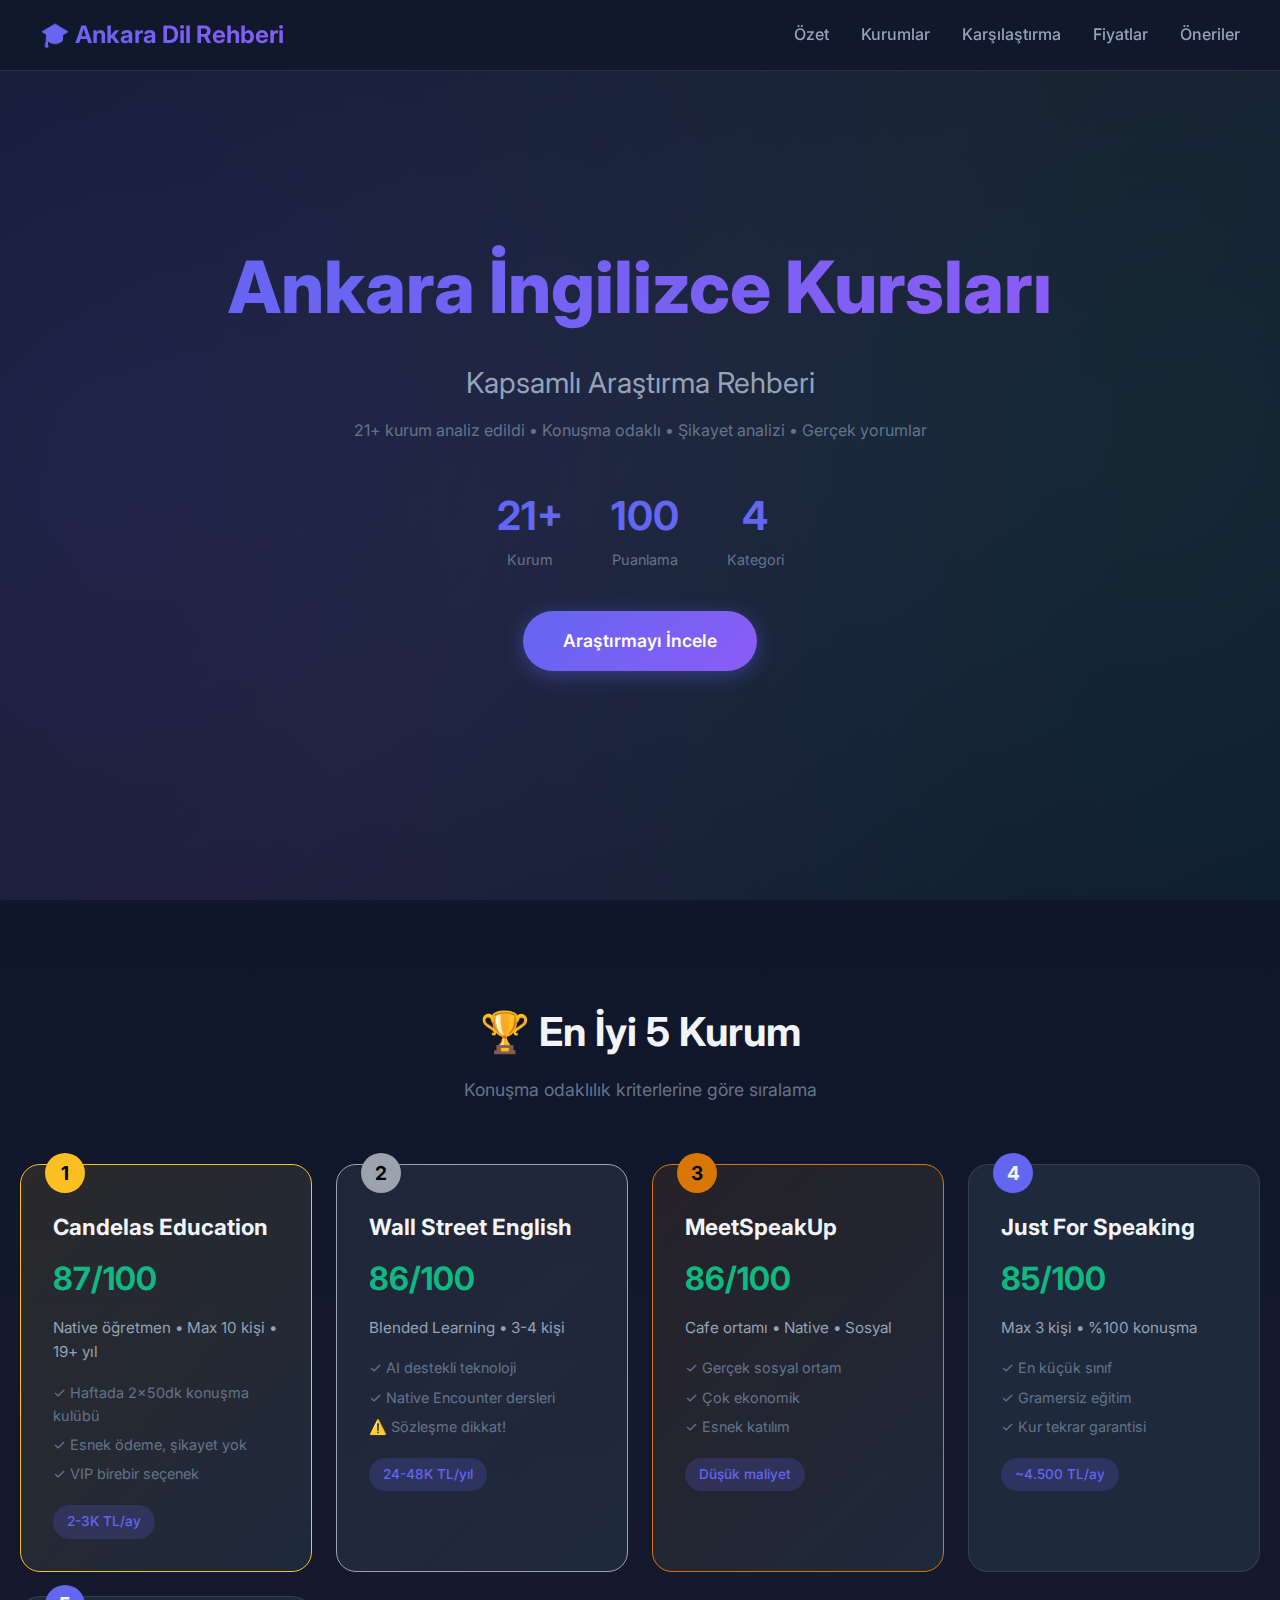
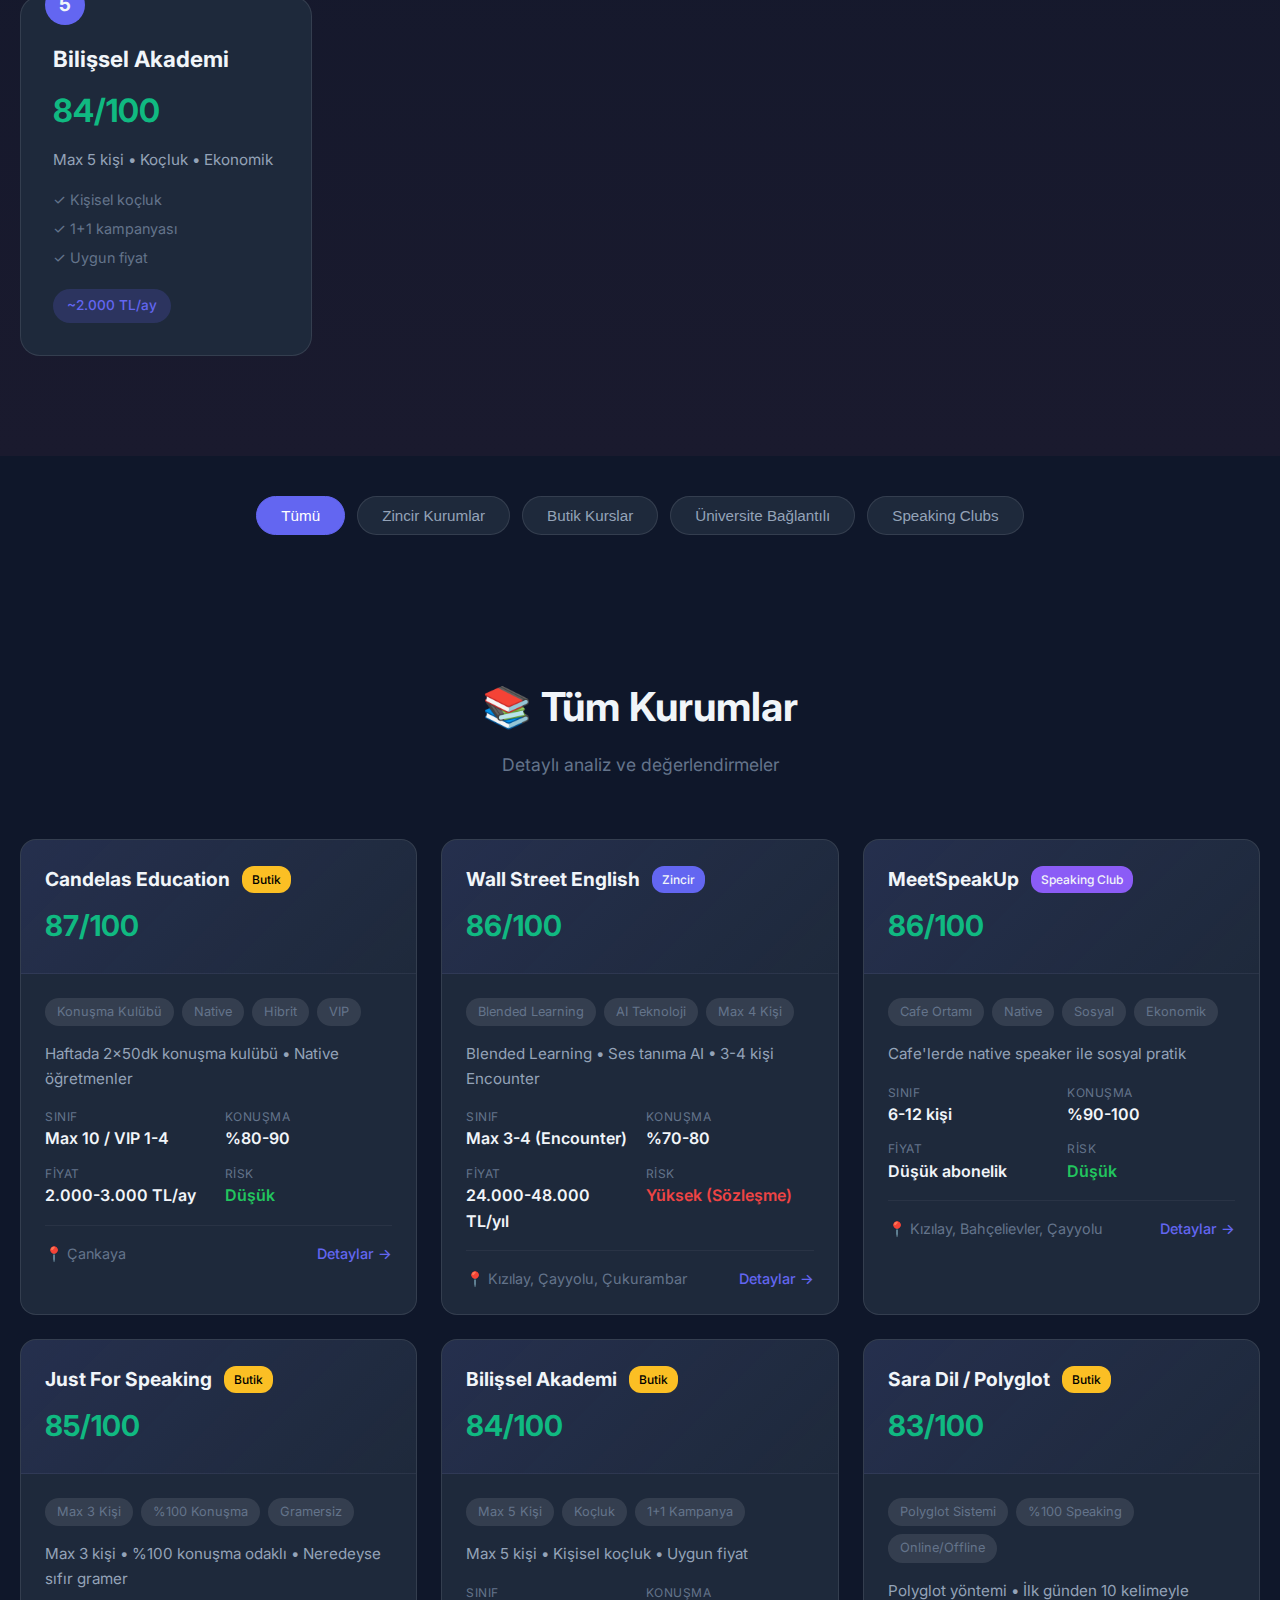
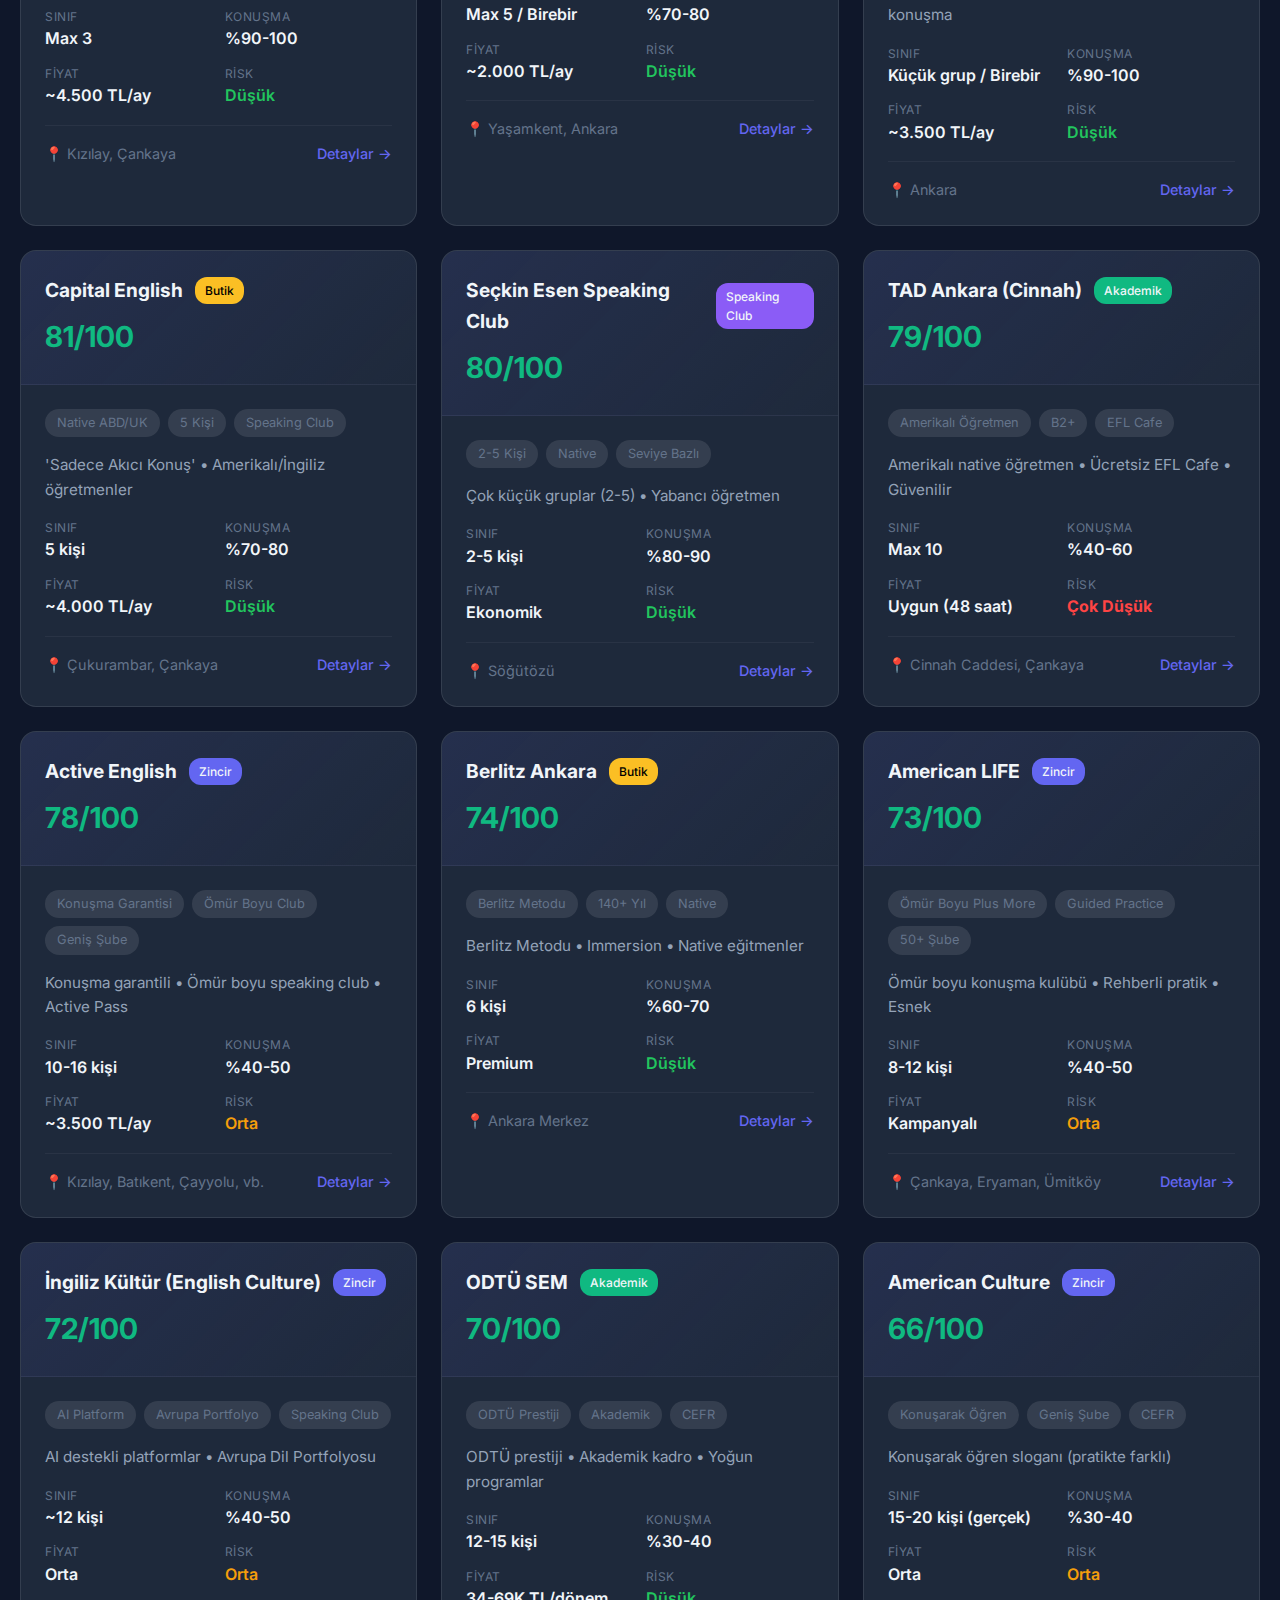
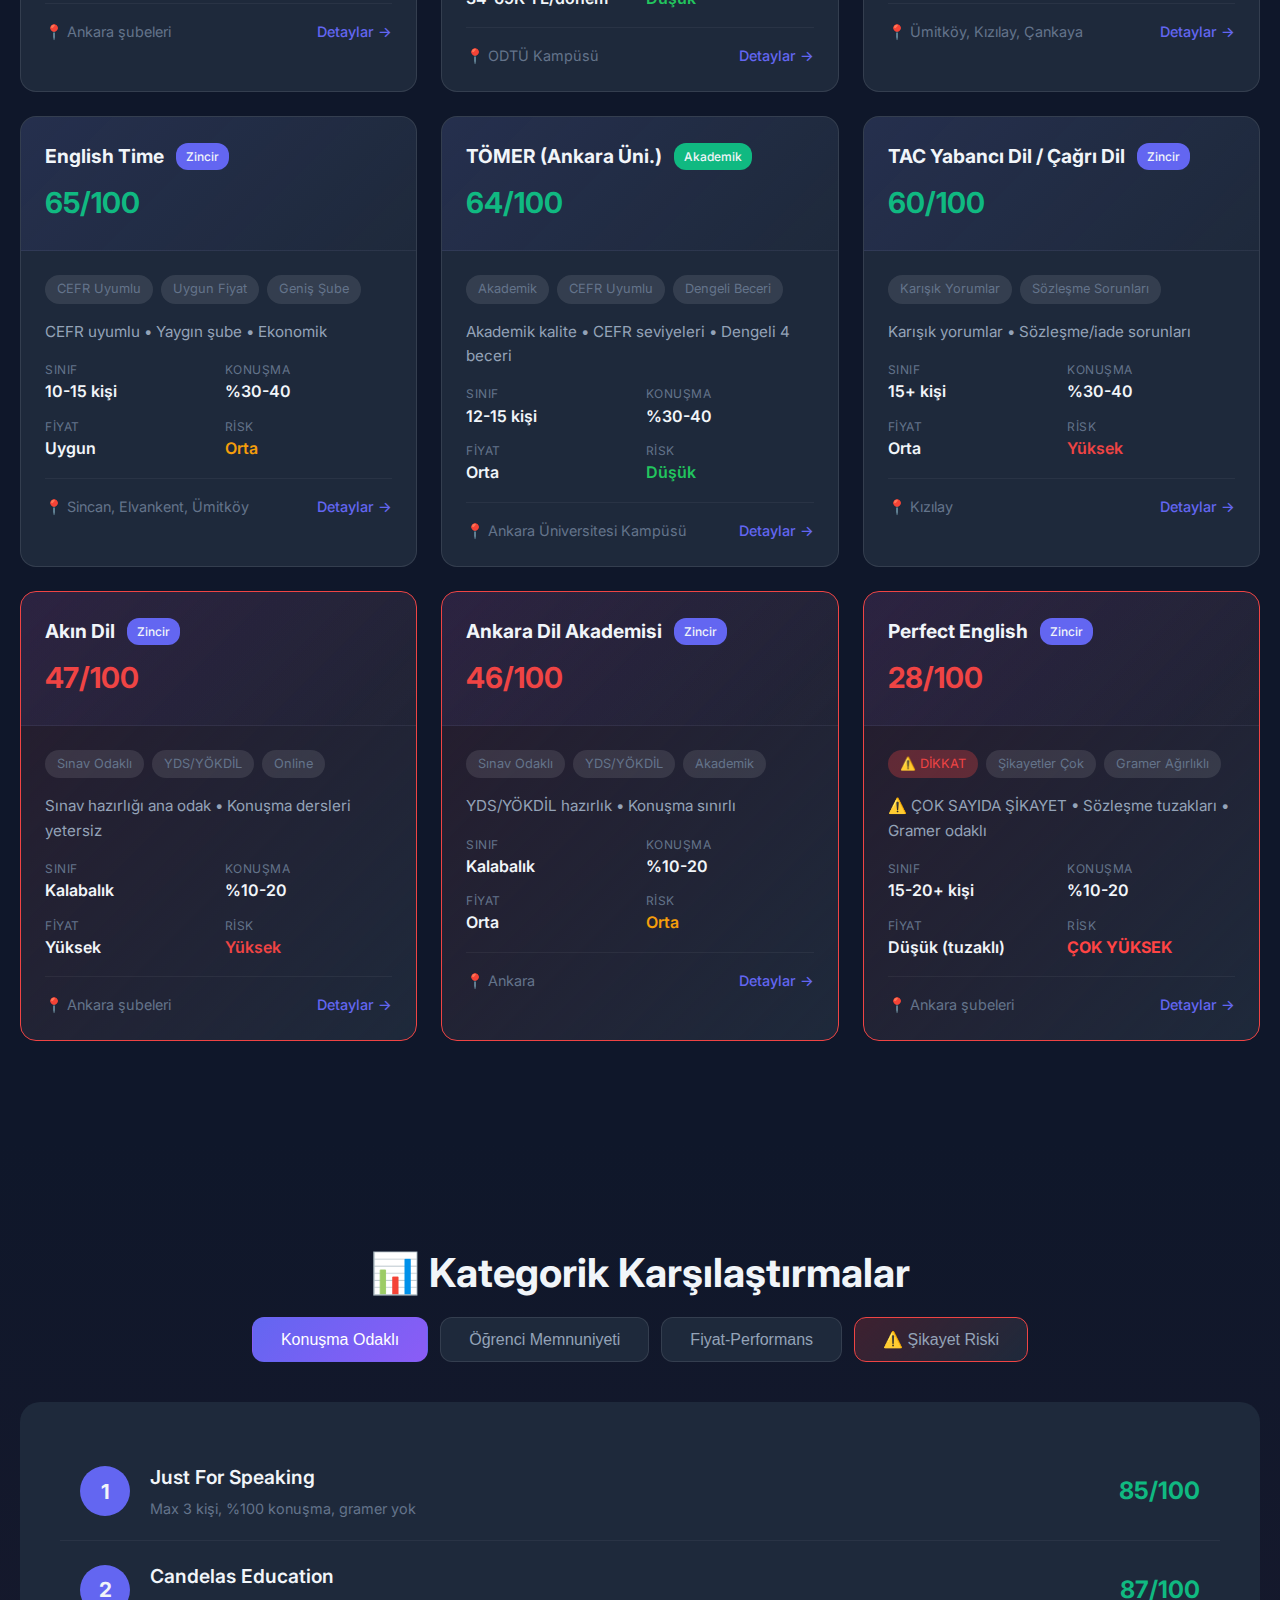
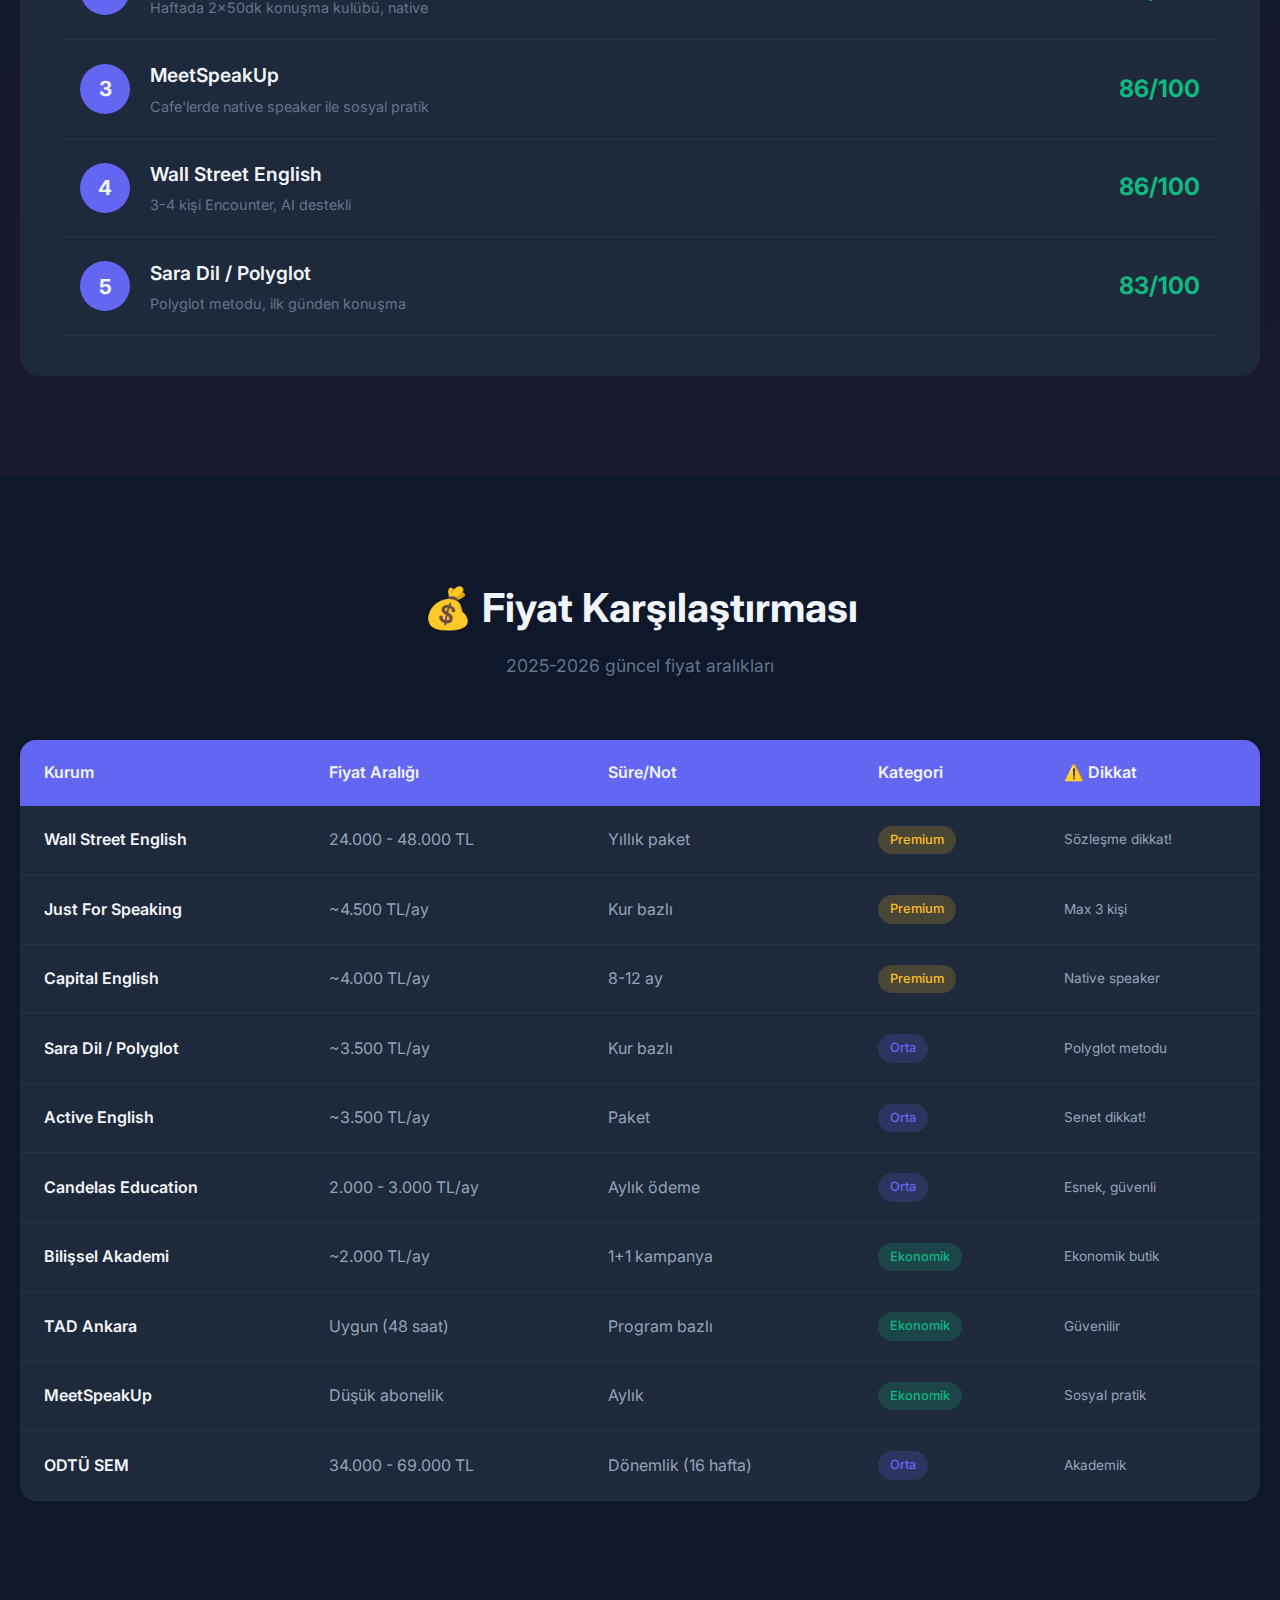
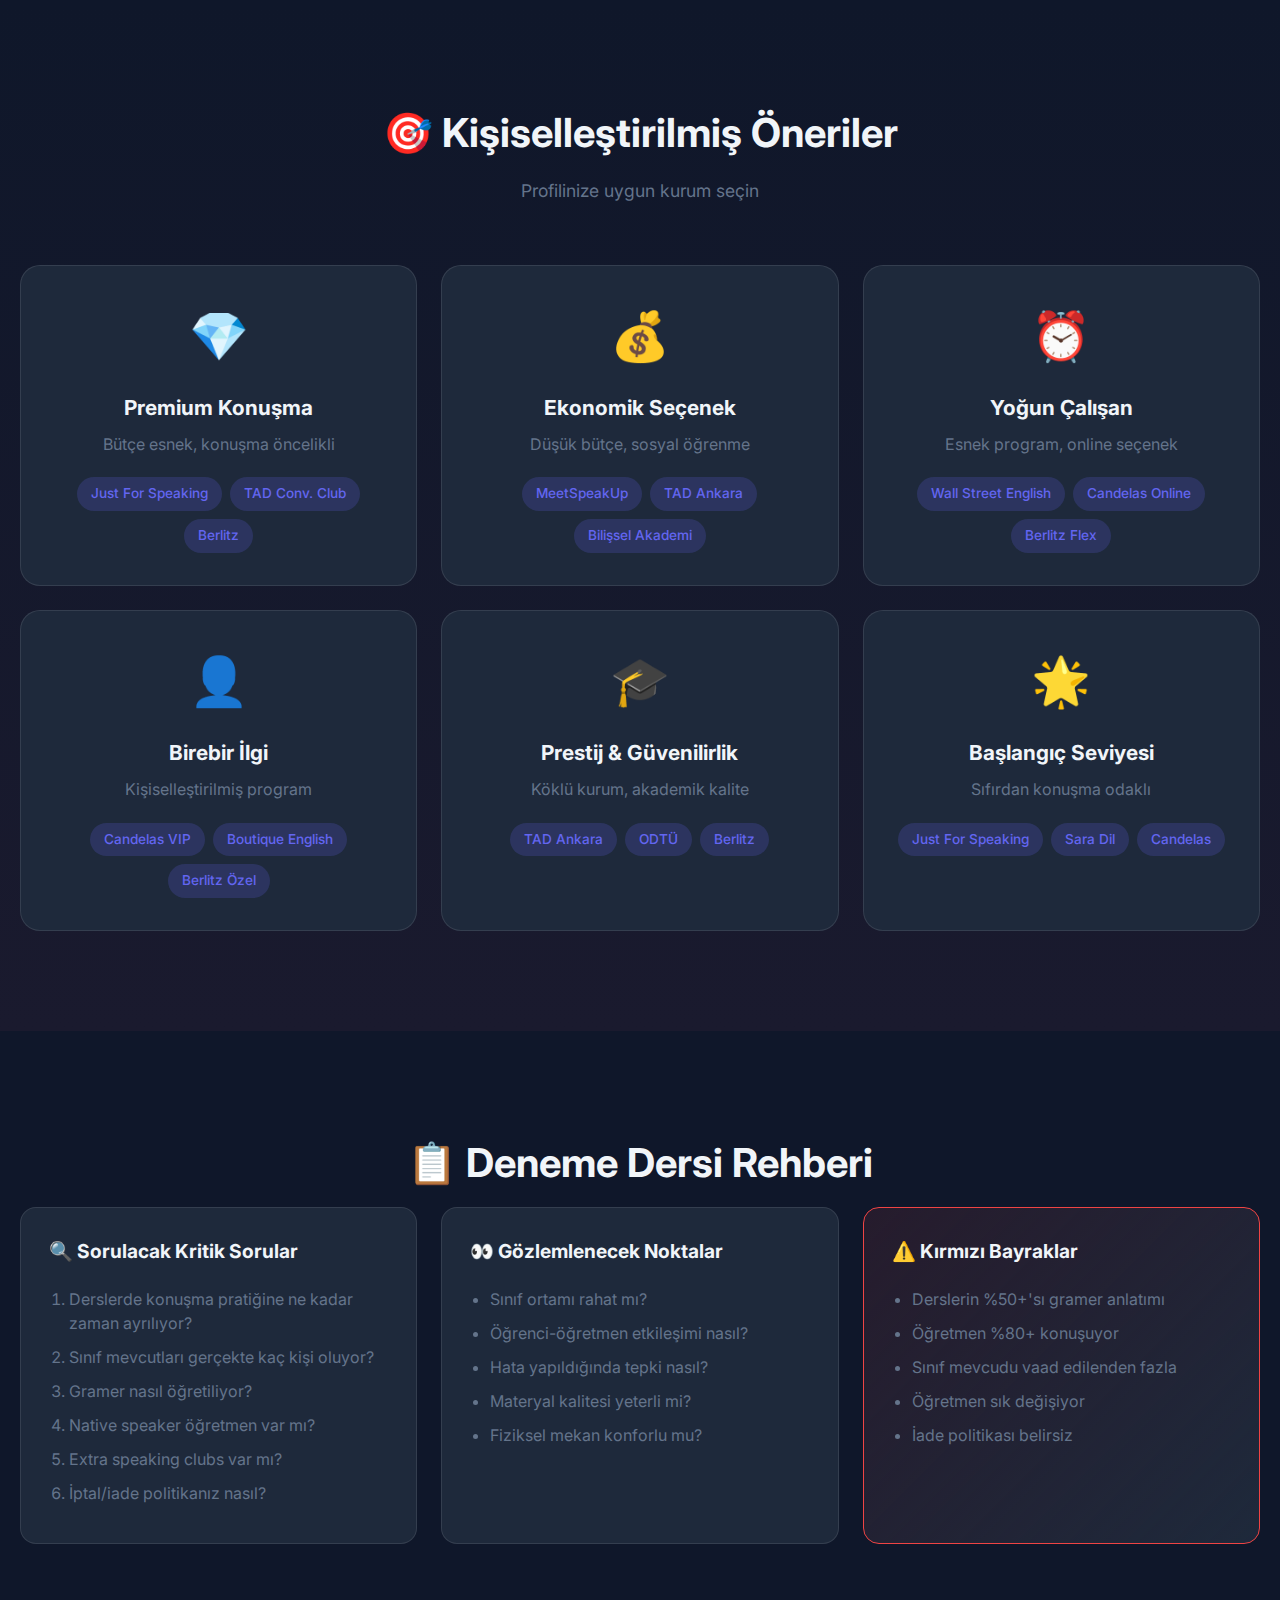
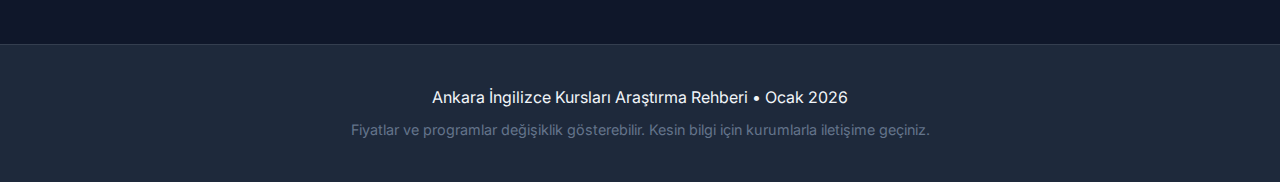
<file: English/index.html>
<!DOCTYPE html>
<html lang="tr">

<head>
    <meta charset="UTF-8">
    <meta name="viewport" content="width=device-width, initial-scale=1.0">
    <meta name="description"
        content="Ankara'da en iyi konuşma odaklı İngilizce kursları - Kapsamlı araştırma ve karşılaştırma">
    <title>Ankara İngilizce Kursları Araştırma Rehberi</title>
    <link rel="stylesheet" href="styles.css">
    <link href="https://fonts.googleapis.com/css2?family=Inter:wght@300;400;500;600;700;800&display=swap"
        rel="stylesheet">
</head>

<body>
    <!-- Hero Section -->
    <header class="hero">
        <nav class="navbar">
            <div class="logo">🎓 Ankara Dil Rehberi</div>
            <ul class="nav-links">
                <li><a href="#ozet">Özet</a></li>
                <li><a href="#kurumlar">Kurumlar</a></li>
                <li><a href="#karsilastirma">Karşılaştırma</a></li>
                <li><a href="#fiyatlar">Fiyatlar</a></li>
                <li><a href="#oneriler">Öneriler</a></li>
            </ul>
            <button class="mobile-menu-btn">☰</button>
        </nav>
        <div class="hero-content">
            <h1>Ankara İngilizce Kursları</h1>
            <p class="hero-subtitle">Kapsamlı Araştırma Rehberi</p>
            <p class="hero-desc">21+ kurum analiz edildi • Konuşma odaklı • Şikayet analizi • Gerçek yorumlar</p>
            <div class="hero-stats">
                <div class="stat"><span class="stat-num">21+</span><span class="stat-label">Kurum</span></div>
                <div class="stat"><span class="stat-num">100</span><span class="stat-label">Puanlama</span></div>
                <div class="stat"><span class="stat-num">4</span><span class="stat-label">Kategori</span></div>
            </div>
            <a href="#ozet" class="cta-btn">Araştırmayı İncele</a>
        </div>
    </header>

    <!-- Executive Summary -->
    <section id="ozet" class="section summary-section">
        <div class="container">
            <h2 class="section-title">🏆 En İyi 5 Kurum</h2>
            <p class="section-subtitle">Konuşma odaklılık kriterlerine göre sıralama</p>

            <div class="top-cards">
                <div class="top-card gold">
                    <div class="rank">1</div>
                    <h3>Candelas Education</h3>
                    <div class="score">87/100</div>
                    <p class="highlight">Native öğretmen • Max 10 kişi • 19+ yıl</p>
                    <ul class="features">
                        <li>✓ Haftada 2x50dk konuşma kulübü</li>
                        <li>✓ Esnek ödeme, şikayet yok</li>
                        <li>✓ VIP birebir seçenek</li>
                    </ul>
                    <span class="price-tag">2-3K TL/ay</span>
                </div>

                <div class="top-card silver">
                    <div class="rank">2</div>
                    <h3>Wall Street English</h3>
                    <div class="score">86/100</div>
                    <p class="highlight">Blended Learning • 3-4 kişi</p>
                    <ul class="features">
                        <li>✓ AI destekli teknoloji</li>
                        <li>✓ Native Encounter dersleri</li>
                        <li>⚠️ Sözleşme dikkat!</li>
                    </ul>
                    <span class="price-tag">24-48K TL/yıl</span>
                </div>

                <div class="top-card bronze">
                    <div class="rank">3</div>
                    <h3>MeetSpeakUp</h3>
                    <div class="score">86/100</div>
                    <p class="highlight">Cafe ortamı • Native • Sosyal</p>
                    <ul class="features">
                        <li>✓ Gerçek sosyal ortam</li>
                        <li>✓ Çok ekonomik</li>
                        <li>✓ Esnek katılım</li>
                    </ul>
                    <span class="price-tag">Düşük maliyet</span>
                </div>

                <div class="top-card">
                    <div class="rank">4</div>
                    <h3>Just For Speaking</h3>
                    <div class="score">85/100</div>
                    <p class="highlight">Max 3 kişi • %100 konuşma</p>
                    <ul class="features">
                        <li>✓ En küçük sınıf</li>
                        <li>✓ Gramersiz eğitim</li>
                        <li>✓ Kur tekrar garantisi</li>
                    </ul>
                    <span class="price-tag">~4.500 TL/ay</span>
                </div>

                <div class="top-card">
                    <div class="rank">5</div>
                    <h3>Bilişsel Akademi</h3>
                    <div class="score">84/100</div>
                    <p class="highlight">Max 5 kişi • Koçluk • Ekonomik</p>
                    <ul class="features">
                        <li>✓ Kişisel koçluk</li>
                        <li>✓ 1+1 kampanyası</li>
                        <li>✓ Uygun fiyat</li>
                    </ul>
                    <span class="price-tag">~2.000 TL/ay</span>
                </div>
            </div>
        </div>
    </section>

    <!-- Filter Section -->
    <section class="filter-section">
        <div class="container">
            <div class="filters">
                <button class="filter-btn active" data-filter="all">Tümü</button>
                <button class="filter-btn" data-filter="zincir">Zincir Kurumlar</button>
                <button class="filter-btn" data-filter="butik">Butik Kurslar</button>
                <button class="filter-btn" data-filter="universite">Üniversite Bağlantılı</button>
                <button class="filter-btn" data-filter="speaking">Speaking Clubs</button>
            </div>
        </div>
    </section>

    <!-- Institutions Grid -->
    <section id="kurumlar" class="section institutions-section">
        <div class="container">
            <h2 class="section-title">📚 Tüm Kurumlar</h2>
            <p class="section-subtitle">Detaylı analiz ve değerlendirmeler</p>

            <div class="institutions-grid" id="institutionsGrid">
                <!-- Cards will be populated by JavaScript -->
            </div>
        </div>
    </section>

    <!-- Comparison Section -->
    <section id="karsilastirma" class="section comparison-section">
        <div class="container">
            <h2 class="section-title">📊 Kategorik Karşılaştırmalar</h2>

            <div class="comparison-tabs">
                <button class="comp-tab active" data-tab="konusma">Konuşma Odaklı</button>
                <button class="comp-tab" data-tab="memnuniyet">Öğrenci Memnuniyeti</button>
                <button class="comp-tab" data-tab="fiyat">Fiyat-Performans</button>
                <button class="comp-tab warning-tab" data-tab="risk">⚠️ Şikayet Riski</button>
            </div>

            <div class="comparison-content" id="comparisonContent">
                <!-- Content populated by JS -->
            </div>
        </div>
    </section>

    <!-- Pricing Section -->
    <section id="fiyatlar" class="section pricing-section">
        <div class="container">
            <h2 class="section-title">💰 Fiyat Karşılaştırması</h2>
            <p class="section-subtitle">2025-2026 güncel fiyat aralıkları</p>

            <div class="pricing-table-container">
                <table class="pricing-table">
                    <thead>
                        <tr>
                            <th>Kurum</th>
                            <th>Fiyat Aralığı</th>
                            <th>Süre/Not</th>
                            <th>Kategori</th>
                            <th>⚠️ Dikkat</th>
                        </tr>
                    </thead>
                    <tbody id="pricingTable">
                        <!-- Populated by JS -->
                    </tbody>
                </table>
            </div>
        </div>
    </section>

    <!-- Recommendations Section -->
    <section id="oneriler" class="section recommendations-section">
        <div class="container">
            <h2 class="section-title">🎯 Kişiselleştirilmiş Öneriler</h2>
            <p class="section-subtitle">Profilinize uygun kurum seçin</p>

            <div class="profile-cards">
                <div class="profile-card">
                    <div class="profile-icon">💎</div>
                    <h3>Premium Konuşma</h3>
                    <p>Bütçe esnek, konuşma öncelikli</p>
                    <div class="recommendations">
                        <span class="rec-badge">Just For Speaking</span>
                        <span class="rec-badge">TAD Conv. Club</span>
                        <span class="rec-badge">Berlitz</span>
                    </div>
                </div>

                <div class="profile-card">
                    <div class="profile-icon">💰</div>
                    <h3>Ekonomik Seçenek</h3>
                    <p>Düşük bütçe, sosyal öğrenme</p>
                    <div class="recommendations">
                        <span class="rec-badge">MeetSpeakUp</span>
                        <span class="rec-badge">TAD Ankara</span>
                        <span class="rec-badge">Bilişsel Akademi</span>
                    </div>
                </div>

                <div class="profile-card">
                    <div class="profile-icon">⏰</div>
                    <h3>Yoğun Çalışan</h3>
                    <p>Esnek program, online seçenek</p>
                    <div class="recommendations">
                        <span class="rec-badge">Wall Street English</span>
                        <span class="rec-badge">Candelas Online</span>
                        <span class="rec-badge">Berlitz Flex</span>
                    </div>
                </div>

                <div class="profile-card">
                    <div class="profile-icon">👤</div>
                    <h3>Birebir İlgi</h3>
                    <p>Kişiselleştirilmiş program</p>
                    <div class="recommendations">
                        <span class="rec-badge">Candelas VIP</span>
                        <span class="rec-badge">Boutique English</span>
                        <span class="rec-badge">Berlitz Özel</span>
                    </div>
                </div>

                <div class="profile-card">
                    <div class="profile-icon">🎓</div>
                    <h3>Prestij & Güvenilirlik</h3>
                    <p>Köklü kurum, akademik kalite</p>
                    <div class="recommendations">
                        <span class="rec-badge">TAD Ankara</span>
                        <span class="rec-badge">ODTÜ</span>
                        <span class="rec-badge">Berlitz</span>
                    </div>
                </div>

                <div class="profile-card">
                    <div class="profile-icon">🌟</div>
                    <h3>Başlangıç Seviyesi</h3>
                    <p>Sıfırdan konuşma odaklı</p>
                    <div class="recommendations">
                        <span class="rec-badge">Just For Speaking</span>
                        <span class="rec-badge">Sara Dil</span>
                        <span class="rec-badge">Candelas</span>
                    </div>
                </div>
            </div>
        </div>
    </section>

    <!-- Trial Lesson Guide -->
    <section class="section trial-section">
        <div class="container">
            <h2 class="section-title">📋 Deneme Dersi Rehberi</h2>

            <div class="trial-grid">
                <div class="trial-card">
                    <h3>🔍 Sorulacak Kritik Sorular</h3>
                    <ol>
                        <li>Derslerde konuşma pratiğine ne kadar zaman ayrılıyor?</li>
                        <li>Sınıf mevcutları gerçekte kaç kişi oluyor?</li>
                        <li>Gramer nasıl öğretiliyor?</li>
                        <li>Native speaker öğretmen var mı?</li>
                        <li>Extra speaking clubs var mı?</li>
                        <li>İptal/iade politikanız nasıl?</li>
                    </ol>
                </div>

                <div class="trial-card">
                    <h3>👀 Gözlemlenecek Noktalar</h3>
                    <ul>
                        <li>Sınıf ortamı rahat mı?</li>
                        <li>Öğrenci-öğretmen etkileşimi nasıl?</li>
                        <li>Hata yapıldığında tepki nasıl?</li>
                        <li>Materyal kalitesi yeterli mi?</li>
                        <li>Fiziksel mekan konforlu mu?</li>
                    </ul>
                </div>

                <div class="trial-card warning">
                    <h3>⚠️ Kırmızı Bayraklar</h3>
                    <ul>
                        <li>Derslerin %50+'sı gramer anlatımı</li>
                        <li>Öğretmen %80+ konuşuyor</li>
                        <li>Sınıf mevcudu vaad edilenden fazla</li>
                        <li>Öğretmen sık değişiyor</li>
                        <li>İade politikası belirsiz</li>
                    </ul>
                </div>
            </div>
        </div>
    </section>

    <!-- Institution Modal -->
    <div class="modal" id="institutionModal">
        <div class="modal-content">
            <button class="modal-close">&times;</button>
            <div id="modalBody">
                <!-- Dynamic content -->
            </div>
        </div>
    </div>

    <!-- Footer -->
    <footer class="footer">
        <div class="container">
            <p>Ankara İngilizce Kursları Araştırma Rehberi • Ocak 2026</p>
            <p class="footer-note">Fiyatlar ve programlar değişiklik gösterebilir. Kesin bilgi için kurumlarla iletişime
                geçiniz.</p>
        </div>
    </footer>

    <script src="script.js"></script>
</body>

</html>
</file>
<file: English/styles.css>
/* ========================================
   Ankara İngilizce Kursları - Styles
   ======================================== */

:root {
    --primary: #6366f1;
    --primary-dark: #4f46e5;
    --secondary: #10b981;
    --accent: #f59e0b;
    --bg-dark: #0f172a;
    --bg-card: #1e293b;
    --bg-card-hover: #334155;
    --text-primary: #f1f5f9;
    --text-secondary: #94a3b8;
    --text-muted: #64748b;
    --gold: #fbbf24;
    --silver: #9ca3af;
    --bronze: #d97706;
    --success: #22c55e;
    --warning: #f59e0b;
    --danger: #ef4444;
    --gradient-1: linear-gradient(135deg, #6366f1, #8b5cf6);
    --gradient-2: linear-gradient(135deg, #10b981, #14b8a6);
    --shadow: 0 4px 6px -1px rgba(0, 0, 0, 0.3), 0 2px 4px -1px rgba(0, 0, 0, 0.2);
    --shadow-lg: 0 10px 15px -3px rgba(0, 0, 0, 0.3), 0 4px 6px -2px rgba(0, 0, 0, 0.2);
}

* {
    margin: 0;
    padding: 0;
    box-sizing: border-box;
}

body {
    font-family: 'Inter', -apple-system, BlinkMacSystemFont, sans-serif;
    background: var(--bg-dark);
    color: var(--text-primary);
    line-height: 1.6;
    overflow-x: hidden;
}

.container {
    max-width: 1280px;
    margin: 0 auto;
    padding: 0 20px;
}

/* ========================================
   Navigation
   ======================================== */
.navbar {
    position: fixed;
    top: 0;
    left: 0;
    right: 0;
    padding: 16px 40px;
    display: flex;
    justify-content: space-between;
    align-items: center;
    background: rgba(15, 23, 42, 0.9);
    backdrop-filter: blur(12px);
    z-index: 1000;
    border-bottom: 1px solid rgba(255, 255, 255, 0.1);
}

.logo {
    font-size: 1.5rem;
    font-weight: 700;
    background: var(--gradient-1);
    -webkit-background-clip: text;
    -webkit-text-fill-color: transparent;
    background-clip: text;
}

.nav-links {
    display: flex;
    list-style: none;
    gap: 32px;
}

.nav-links a {
    color: var(--text-secondary);
    text-decoration: none;
    font-weight: 500;
    transition: color 0.3s;
}

.nav-links a:hover {
    color: var(--primary);
}

.mobile-menu-btn {
    display: none;
    background: none;
    border: none;
    color: var(--text-primary);
    font-size: 1.5rem;
    cursor: pointer;
}

/* ========================================
   Hero Section
   ======================================== */
.hero {
    min-height: 100vh;
    display: flex;
    flex-direction: column;
    justify-content: center;
    align-items: center;
    text-align: center;
    padding: 100px 20px;
    background: linear-gradient(135deg, var(--bg-dark) 0%, #1a1a2e 50%, var(--bg-dark) 100%);
    position: relative;
    overflow: hidden;
}

.hero::before {
    content: '';
    position: absolute;
    top: -50%;
    left: -50%;
    width: 200%;
    height: 200%;
    background: radial-gradient(circle at 30% 50%, rgba(99, 102, 241, 0.15) 0%, transparent 50%),
        radial-gradient(circle at 70% 50%, rgba(16, 185, 129, 0.1) 0%, transparent 50%);
    animation: pulse 8s ease-in-out infinite;
}

@keyframes pulse {

    0%,
    100% {
        opacity: 0.5;
        transform: scale(1);
    }

    50% {
        opacity: 1;
        transform: scale(1.1);
    }
}

.hero-content {
    position: relative;
    z-index: 1;
}

.hero h1 {
    font-size: clamp(2.5rem, 6vw, 4.5rem);
    font-weight: 800;
    margin-bottom: 16px;
    background: var(--gradient-1);
    -webkit-background-clip: text;
    -webkit-text-fill-color: transparent;
    background-clip: text;
}

.hero-subtitle {
    font-size: clamp(1.2rem, 3vw, 1.8rem);
    color: var(--text-secondary);
    margin-bottom: 12px;
}

.hero-desc {
    color: var(--text-muted);
    margin-bottom: 40px;
}

.hero-stats {
    display: flex;
    justify-content: center;
    gap: 48px;
    margin-bottom: 40px;
}

.stat {
    display: flex;
    flex-direction: column;
}

.stat-num {
    font-size: 2.5rem;
    font-weight: 700;
    color: var(--primary);
}

.stat-label {
    color: var(--text-muted);
    font-size: 0.9rem;
}

.cta-btn {
    display: inline-block;
    padding: 16px 40px;
    background: var(--gradient-1);
    color: white;
    text-decoration: none;
    border-radius: 50px;
    font-weight: 600;
    font-size: 1.1rem;
    transition: transform 0.3s, box-shadow 0.3s;
    box-shadow: 0 4px 20px rgba(99, 102, 241, 0.4);
}

.cta-btn:hover {
    transform: translateY(-3px);
    box-shadow: 0 8px 30px rgba(99, 102, 241, 0.6);
}

/* ========================================
   Sections
   ======================================== */
.section {
    padding: 100px 0;
}

.section-title {
    font-size: 2.5rem;
    font-weight: 700;
    text-align: center;
    margin-bottom: 12px;
}

.section-subtitle {
    text-align: center;
    color: var(--text-muted);
    margin-bottom: 60px;
    font-size: 1.1rem;
}

/* ========================================
   Top Cards (Summary)
   ======================================== */
.summary-section {
    background: linear-gradient(180deg, var(--bg-dark) 0%, #1a1a2e 100%);
}

.top-cards {
    display: grid;
    grid-template-columns: repeat(auto-fit, minmax(280px, 1fr));
    gap: 24px;
}

.top-card {
    background: var(--bg-card);
    border-radius: 20px;
    padding: 32px;
    position: relative;
    transition: transform 0.3s, box-shadow 0.3s;
    border: 1px solid rgba(255, 255, 255, 0.1);
}

.top-card:hover {
    transform: translateY(-8px);
    box-shadow: var(--shadow-lg);
}

.top-card.gold {
    border-color: var(--gold);
    background: linear-gradient(135deg, rgba(251, 191, 36, 0.1) 0%, var(--bg-card) 100%);
}

.top-card.silver {
    border-color: var(--silver);
    background: linear-gradient(135deg, rgba(156, 163, 175, 0.1) 0%, var(--bg-card) 100%);
}

.top-card.bronze {
    border-color: var(--bronze);
    background: linear-gradient(135deg, rgba(217, 119, 6, 0.1) 0%, var(--bg-card) 100%);
}

.rank {
    position: absolute;
    top: -12px;
    left: 24px;
    width: 40px;
    height: 40px;
    background: var(--primary);
    border-radius: 50%;
    display: flex;
    align-items: center;
    justify-content: center;
    font-weight: 700;
    font-size: 1.2rem;
}

.gold .rank {
    background: var(--gold);
    color: #000;
}

.silver .rank {
    background: var(--silver);
    color: #000;
}

.bronze .rank {
    background: var(--bronze);
    color: #000;
}

.top-card h3 {
    font-size: 1.4rem;
    margin-bottom: 8px;
    margin-top: 12px;
}

.score {
    font-size: 2rem;
    font-weight: 700;
    color: var(--secondary);
    margin-bottom: 12px;
}

.highlight {
    color: var(--text-secondary);
    font-size: 0.95rem;
    margin-bottom: 16px;
}

.top-card .features {
    list-style: none;
    margin-bottom: 20px;
}

.top-card .features li {
    color: var(--text-muted);
    font-size: 0.9rem;
    margin-bottom: 6px;
}

.price-tag {
    display: inline-block;
    background: rgba(99, 102, 241, 0.2);
    color: var(--primary);
    padding: 6px 14px;
    border-radius: 20px;
    font-size: 0.85rem;
    font-weight: 500;
}

/* ========================================
   Filter Section
   ======================================== */
.filter-section {
    padding: 40px 0;
    background: var(--bg-dark);
    position: sticky;
    top: 60px;
    z-index: 100;
}

.filters {
    display: flex;
    justify-content: center;
    gap: 12px;
    flex-wrap: wrap;
}

.filter-btn {
    padding: 10px 24px;
    background: var(--bg-card);
    border: 1px solid rgba(255, 255, 255, 0.1);
    color: var(--text-secondary);
    border-radius: 30px;
    cursor: pointer;
    font-size: 0.95rem;
    transition: all 0.3s;
}

.filter-btn:hover,
.filter-btn.active {
    background: var(--primary);
    color: white;
    border-color: var(--primary);
}

/* ========================================
   Institutions Grid
   ======================================== */
.institutions-section {
    background: var(--bg-dark);
}

.institutions-grid {
    display: grid;
    grid-template-columns: repeat(auto-fill, minmax(350px, 1fr));
    gap: 24px;
}

.institution-card {
    background: var(--bg-card);
    border-radius: 16px;
    overflow: hidden;
    transition: transform 0.3s, box-shadow 0.3s;
    border: 1px solid rgba(255, 255, 255, 0.1);
    cursor: pointer;
}

.institution-card:hover {
    transform: translateY(-5px);
    box-shadow: var(--shadow-lg);
    border-color: var(--primary);
}

.card-header {
    padding: 24px;
    background: linear-gradient(135deg, rgba(99, 102, 241, 0.1) 0%, transparent 100%);
    border-bottom: 1px solid rgba(255, 255, 255, 0.05);
}

.card-header h3 {
    display: flex;
    align-items: center;
    gap: 12px;
    font-size: 1.2rem;
    margin-bottom: 8px;
}

.card-badge {
    font-size: 0.75rem;
    padding: 4px 10px;
    background: var(--primary);
    border-radius: 12px;
    font-weight: 500;
}

.card-score {
    font-size: 1.8rem;
    font-weight: 700;
    color: var(--secondary);
}

.card-body {
    padding: 24px;
}

.card-tags {
    display: flex;
    flex-wrap: wrap;
    gap: 8px;
    margin-bottom: 16px;
}

.tag {
    font-size: 0.8rem;
    padding: 4px 12px;
    background: rgba(255, 255, 255, 0.1);
    border-radius: 20px;
    color: var(--text-muted);
}

.card-info {
    display: grid;
    grid-template-columns: repeat(2, 1fr);
    gap: 12px;
    margin-bottom: 16px;
}

.info-item {
    display: flex;
    flex-direction: column;
}

.info-label {
    font-size: 0.75rem;
    color: var(--text-muted);
    text-transform: uppercase;
    letter-spacing: 0.5px;
}

.info-value {
    font-weight: 600;
    color: var(--text-primary);
}

.card-footer {
    display: flex;
    justify-content: space-between;
    align-items: center;
    padding-top: 16px;
    border-top: 1px solid rgba(255, 255, 255, 0.05);
}

.location {
    color: var(--text-muted);
    font-size: 0.9rem;
}

.view-details {
    color: var(--primary);
    font-weight: 500;
    font-size: 0.9rem;
}

/* ========================================
   Comparison Section
   ======================================== */
.comparison-section {
    background: linear-gradient(180deg, var(--bg-dark) 0%, #1a1a2e 100%);
}

.comparison-tabs {
    display: flex;
    justify-content: center;
    gap: 12px;
    margin-bottom: 40px;
    flex-wrap: wrap;
}

.comp-tab {
    padding: 12px 28px;
    background: var(--bg-card);
    border: 1px solid rgba(255, 255, 255, 0.1);
    color: var(--text-secondary);
    border-radius: 12px;
    cursor: pointer;
    font-size: 1rem;
    transition: all 0.3s;
}

.comp-tab:hover,
.comp-tab.active {
    background: var(--gradient-1);
    color: white;
    border-color: transparent;
}

.comparison-content {
    background: var(--bg-card);
    border-radius: 20px;
    padding: 40px;
    min-height: 400px;
}

.comp-list {
    list-style: none;
}

.comp-item {
    display: flex;
    align-items: center;
    gap: 20px;
    padding: 20px;
    border-bottom: 1px solid rgba(255, 255, 255, 0.05);
    transition: background 0.3s;
}

.comp-item:hover {
    background: rgba(255, 255, 255, 0.03);
}

.comp-rank {
    width: 50px;
    height: 50px;
    background: var(--primary);
    border-radius: 50%;
    display: flex;
    align-items: center;
    justify-content: center;
    font-weight: 700;
    font-size: 1.3rem;
    flex-shrink: 0;
}

.comp-info {
    flex-grow: 1;
}

.comp-name {
    font-size: 1.2rem;
    font-weight: 600;
    margin-bottom: 4px;
}

.comp-desc {
    color: var(--text-muted);
    font-size: 0.9rem;
}

.comp-score {
    font-size: 1.5rem;
    font-weight: 700;
    color: var(--secondary);
}

/* ========================================
   Pricing Section
   ======================================== */
.pricing-section {
    background: var(--bg-dark);
}

.pricing-table-container {
    overflow-x: auto;
}

.pricing-table {
    width: 100%;
    border-collapse: collapse;
    background: var(--bg-card);
    border-radius: 16px;
    overflow: hidden;
}

.pricing-table th,
.pricing-table td {
    padding: 20px 24px;
    text-align: left;
}

.pricing-table thead {
    background: var(--primary);
}

.pricing-table th {
    font-weight: 600;
    font-size: 1rem;
}

.pricing-table tbody tr {
    border-bottom: 1px solid rgba(255, 255, 255, 0.05);
    transition: background 0.3s;
}

.pricing-table tbody tr:hover {
    background: rgba(255, 255, 255, 0.03);
}

.pricing-table td {
    color: var(--text-secondary);
}

.pricing-table td:first-child {
    font-weight: 600;
    color: var(--text-primary);
}

.category-badge {
    display: inline-block;
    padding: 4px 12px;
    border-radius: 20px;
    font-size: 0.8rem;
    font-weight: 500;
}

.category-badge.premium {
    background: rgba(251, 191, 36, 0.2);
    color: var(--gold);
}

.category-badge.mid {
    background: rgba(99, 102, 241, 0.2);
    color: var(--primary);
}

.category-badge.budget {
    background: rgba(16, 185, 129, 0.2);
    color: var(--secondary);
}

/* ========================================
   Recommendations Section
   ======================================== */
.recommendations-section {
    background: linear-gradient(180deg, var(--bg-dark) 0%, #1a1a2e 100%);
}

.profile-cards {
    display: grid;
    grid-template-columns: repeat(auto-fit, minmax(300px, 1fr));
    gap: 24px;
}

.profile-card {
    background: var(--bg-card);
    border-radius: 20px;
    padding: 32px;
    text-align: center;
    transition: transform 0.3s, box-shadow 0.3s;
    border: 1px solid rgba(255, 255, 255, 0.1);
}

.profile-card:hover {
    transform: translateY(-5px);
    box-shadow: var(--shadow-lg);
}

.profile-icon {
    font-size: 3rem;
    margin-bottom: 16px;
}

.profile-card h3 {
    font-size: 1.3rem;
    margin-bottom: 8px;
}

.profile-card p {
    color: var(--text-muted);
    margin-bottom: 20px;
}

.recommendations {
    display: flex;
    flex-wrap: wrap;
    justify-content: center;
    gap: 8px;
}

.rec-badge {
    background: rgba(99, 102, 241, 0.2);
    color: var(--primary);
    padding: 6px 14px;
    border-radius: 20px;
    font-size: 0.85rem;
    font-weight: 500;
}

/* ========================================
   Trial Section
   ======================================== */
.trial-section {
    background: var(--bg-dark);
}

.trial-grid {
    display: grid;
    grid-template-columns: repeat(auto-fit, minmax(300px, 1fr));
    gap: 24px;
}

.trial-card {
    background: var(--bg-card);
    border-radius: 16px;
    padding: 28px;
    border: 1px solid rgba(255, 255, 255, 0.1);
}

.trial-card.warning {
    border-color: var(--danger);
    background: linear-gradient(135deg, rgba(239, 68, 68, 0.1) 0%, var(--bg-card) 100%);
}

.trial-card h3 {
    font-size: 1.2rem;
    margin-bottom: 20px;
}

.trial-card ol,
.trial-card ul {
    padding-left: 20px;
    color: var(--text-muted);
}

.trial-card li {
    margin-bottom: 10px;
    line-height: 1.5;
}

/* ========================================
   Modal
   ======================================== */
.modal {
    display: none;
    position: fixed;
    top: 0;
    left: 0;
    width: 100%;
    height: 100%;
    background: rgba(0, 0, 0, 0.8);
    z-index: 2000;
    overflow-y: auto;
    padding: 40px 20px;
}

.modal.active {
    display: flex;
    justify-content: center;
    align-items: flex-start;
}

.modal-content {
    background: var(--bg-card);
    border-radius: 24px;
    max-width: 800px;
    width: 100%;
    position: relative;
    animation: modalIn 0.3s ease;
}

@keyframes modalIn {
    from {
        opacity: 0;
        transform: translateY(20px);
    }

    to {
        opacity: 1;
        transform: translateY(0);
    }
}

.modal-close {
    position: absolute;
    top: 20px;
    right: 20px;
    background: none;
    border: none;
    color: var(--text-secondary);
    font-size: 2rem;
    cursor: pointer;
    transition: color 0.3s;
}

.modal-close:hover {
    color: var(--danger);
}

#modalBody {
    padding: 40px;
}

.modal-header {
    margin-bottom: 30px;
}

.modal-header h2 {
    font-size: 2rem;
    margin-bottom: 8px;
}

.modal-score {
    font-size: 2.5rem;
    font-weight: 700;
    color: var(--secondary);
}

.modal-section {
    margin-bottom: 30px;
}

.modal-section h4 {
    color: var(--primary);
    margin-bottom: 12px;
    font-size: 1.1rem;
}

.pros-cons {
    display: grid;
    grid-template-columns: 1fr 1fr;
    gap: 20px;
}

.pros h4 {
    color: var(--success);
}

.cons h4 {
    color: var(--danger);
}

.pros li,
.cons li {
    color: var(--text-muted);
    margin-bottom: 8px;
}

.review-box {
    background: rgba(255, 255, 255, 0.05);
    border-radius: 12px;
    padding: 16px;
    margin-bottom: 12px;
    border-left: 3px solid var(--primary);
}

.review-box.positive {
    border-left-color: var(--success);
}

.review-box.negative {
    border-left-color: var(--danger);
}

.review-box p {
    color: var(--text-secondary);
    font-style: italic;
}

/* ========================================
   Footer
   ======================================== */
.footer {
    background: var(--bg-card);
    padding: 40px 20px;
    text-align: center;
    border-top: 1px solid rgba(255, 255, 255, 0.1);
}

.footer-note {
    color: var(--text-muted);
    font-size: 0.9rem;
    margin-top: 8px;
}

/* ========================================
   Responsive
   ======================================== */
@media (max-width: 768px) {
    .nav-links {
        display: none;
    }

    .mobile-menu-btn {
        display: block;
    }

    .hero-stats {
        gap: 24px;
    }

    .stat-num {
        font-size: 2rem;
    }

    .top-cards {
        grid-template-columns: 1fr;
    }

    .institutions-grid {
        grid-template-columns: 1fr;
    }

    .comparison-content {
        padding: 24px;
    }

    .comp-item {
        flex-direction: column;
        text-align: center;
    }

    .pros-cons {
        grid-template-columns: 1fr;
    }

    .filters {
        gap: 8px;
    }

    .filter-btn {
        padding: 8px 16px;
        font-size: 0.85rem;
    }
}

/* ========================================
   Animations
   ======================================== */
@keyframes fadeInUp {
    from {
        opacity: 0;
        transform: translateY(30px);
    }

    to {
        opacity: 1;
        transform: translateY(0);
    }
}

.institution-card {
    animation: fadeInUp 0.5s ease backwards;
}

.institution-card:nth-child(1) {
    animation-delay: 0.1s;
}

.institution-card:nth-child(2) {
    animation-delay: 0.15s;
}

.institution-card:nth-child(3) {
    animation-delay: 0.2s;
}

.institution-card:nth-child(4) {
    animation-delay: 0.25s;
}

.institution-card:nth-child(5) {
    animation-delay: 0.3s;
}

.institution-card:nth-child(6) {
    animation-delay: 0.35s;
}

/* Scrollbar */
::-webkit-scrollbar {
    width: 10px;
}

::-webkit-scrollbar-track {
    background: var(--bg-dark);
}

::-webkit-scrollbar-thumb {
    background: var(--bg-card-hover);
    border-radius: 5px;
}

::-webkit-scrollbar-thumb:hover {
    background: var(--primary);
}

/* ========================================
   Risk & Warning Styles
   ======================================== */
.warning-card {
    border-color: var(--danger) !important;
    background: linear-gradient(135deg, rgba(239, 68, 68, 0.1) 0%, var(--bg-card) 100%) !important;
}

.warning-tag {
    background: rgba(239, 68, 68, 0.3) !important;
    color: var(--danger) !important;
}

.low-score {
    color: var(--danger) !important;
}

.risk-low {
    color: var(--success);
}

.risk-medium {
    color: var(--warning);
}

.risk-high {
    color: var(--danger);
}

.risk-veryhigh {
    color: #ff4444;
    font-weight: 700;
}

.modal-warning {
    background: rgba(239, 68, 68, 0.15);
    border: 1px solid var(--danger);
    border-radius: 12px;
    padding: 16px;
    margin-bottom: 24px;
    color: var(--danger);
}

.warning-tab {
    background: linear-gradient(135deg, rgba(239, 68, 68, 0.2) 0%, var(--bg-card) 100%) !important;
    border-color: var(--danger) !important;
}

.warning-tab:hover,
.warning-tab.active {
    background: var(--danger) !important;
}

.risk-item {
    border-left: 4px solid var(--danger);
}

.risk-rank {
    background: var(--danger) !important;
}

.risk-score {
    color: var(--danger) !important;
}

.note-cell {
    font-size: 0.85rem;
    color: var(--warning);
}

/* Card Badge Colors */
.card-badge.premium {
    background: var(--gold);
    color: #000;
}

.card-badge.chain {
    background: var(--primary);
}

.card-badge.academic {
    background: var(--secondary);
}

.card-badge.social {
    background: #8b5cf6;
}
</file>
